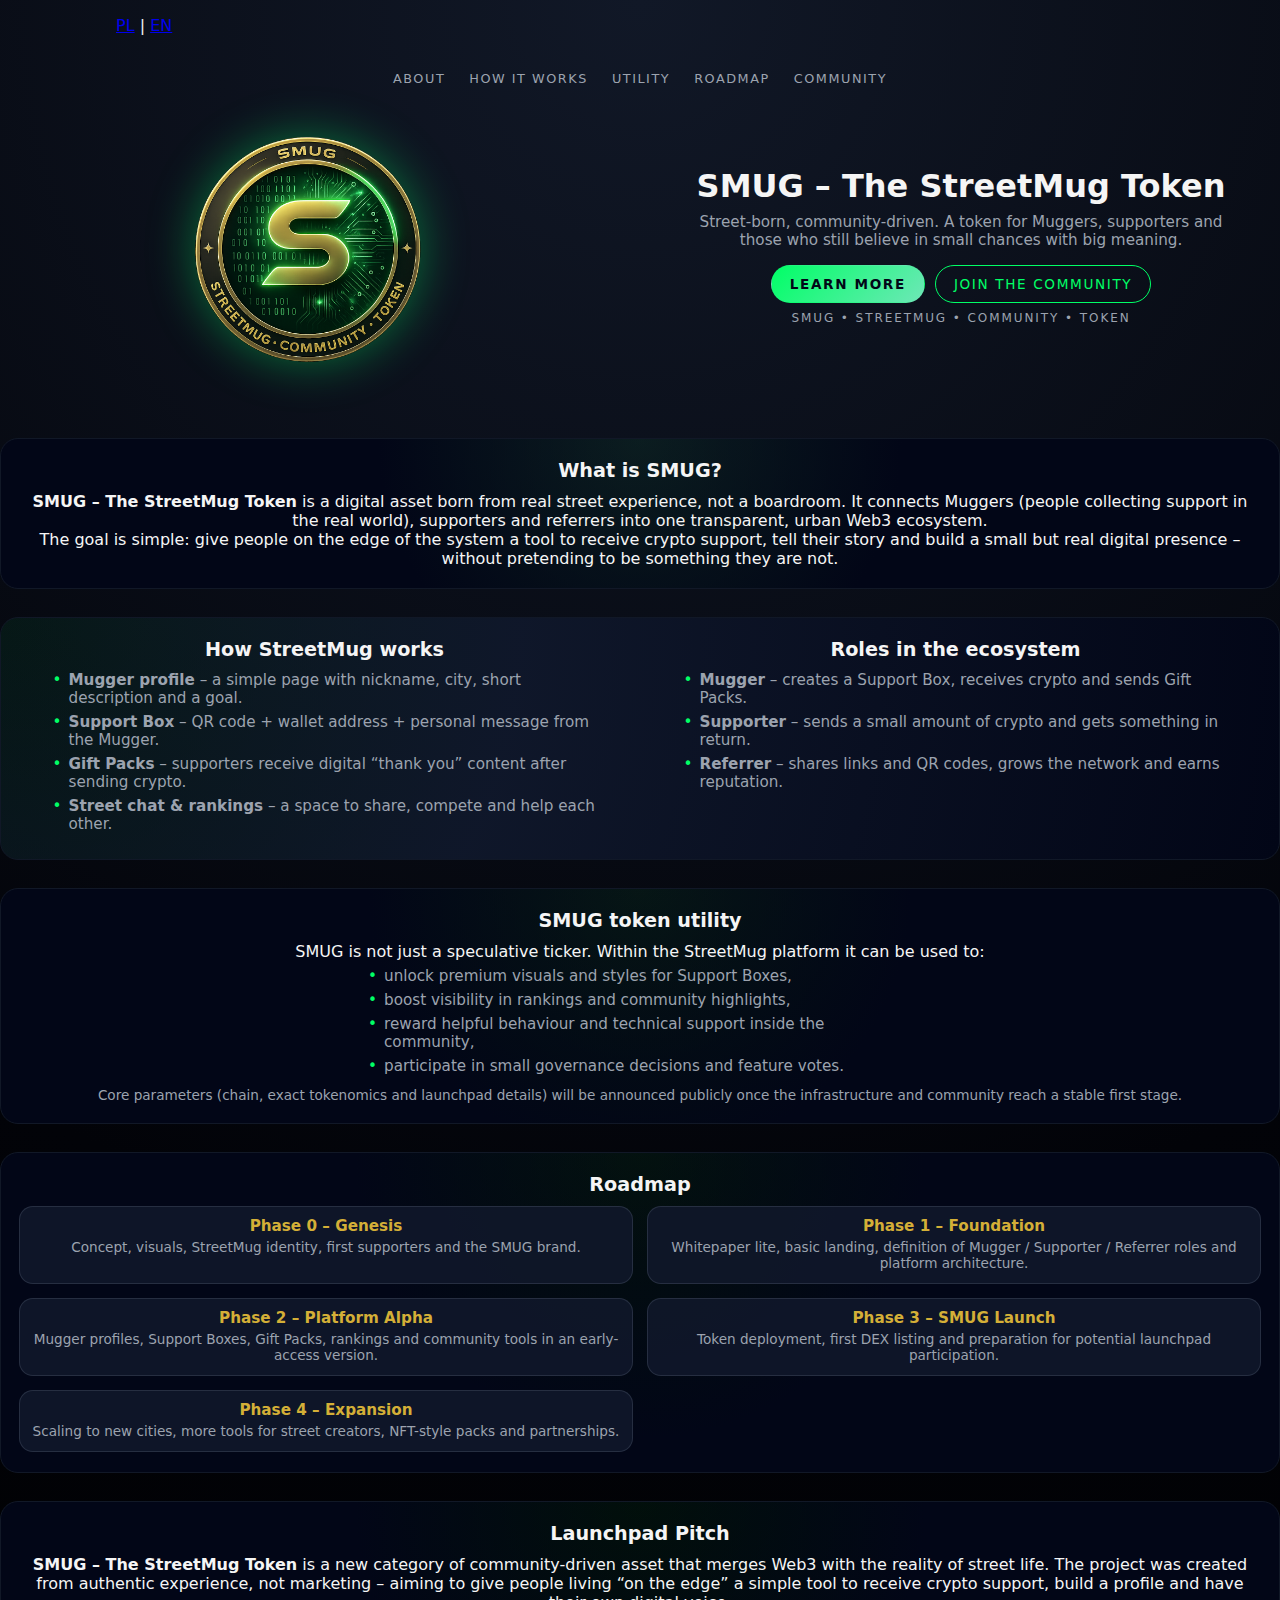
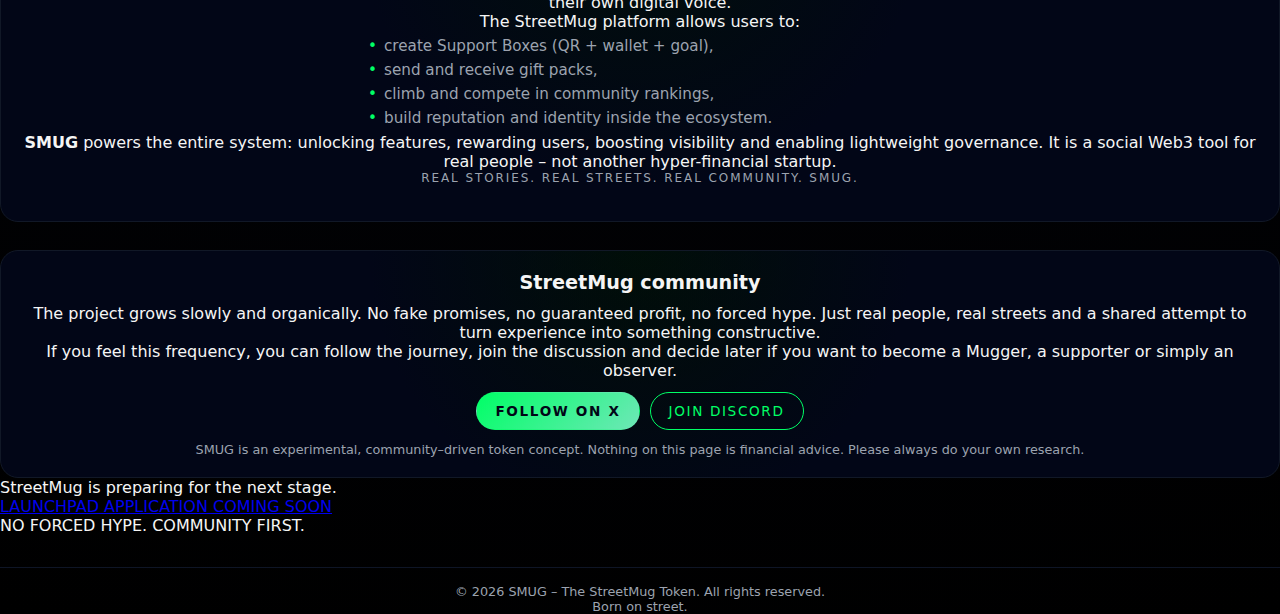
<file: index.html>
<!DOCTYPE html>
<html lang="en">
<head>
  <meta charset="UTF-8" />
  <meta name="viewport" content="width=device-width, initial-scale=1.0" />

   <title>SMUG – The StreetMug Token</title>

  <!-- Favicon – podmień ścieżkę na swój plik -->
  <link rel="icon" type="image/png" href="smug-512.png" />

  <!-- Podłączenie arkusza stylów -->
  <link rel="stylesheet" href="styles.css" />
</head>
<body>
  <!-- Główny kontener strony -->
  <div class="page-wrap">
  <!-- LANGUAGE SWITCH -->
  <div class="lang-switch">
    <a href="index-pl.html">PL</a>
    <span>|</span>
    <a href="index.html" class="active">EN</a>
  </div>
    <!-- Pasek górny z logo tekstowym -->
      </div>
      <nav class="top-bar__nav">
        <a href="#about">About</a>
        <a href="#how">How it works</a>
        <a href="#utility">Utility</a>
        <a href="#roadmap">Roadmap</a>
        <a href="#community">Community</a>
      </nav>
    </header>

    <!-- Sekcja hero z monetą i głównym hasłem -->
    <section class="hero">
      <div class="hero__content">
        <div class="hero__image">
          <!-- Podmień src na swoją monetę SMUG -->
          <img src="smugcoin.png" alt="SMUG – The StreetMug Token" />
        </div>
        <div class="hero__text">
          <h1>SMUG – The StreetMug Token</h1>
          <p class="hero__tagline">
            Street-born, community-driven. A token for Muggers, supporters and
            those who still believe in small chances with big meaning.
          </p>
          <div class="hero__cta">
            <a href="#about" class="btn btn--primary">Learn more</a>
            <a href="#community" class="btn btn--ghost">Join the community</a>
          </div>
          <p class="hero__tagline hero__tagline--small">
            SMUG • STREETMUG • COMMUNITY • TOKEN
          </p>
        </div>
      </div>
    </section>

    <!-- Sekcja: czym jest SMUG -->
    <section id="about" class="section section--card">
      <h2>What is SMUG?</h2>
      <p>
        <strong>SMUG – The StreetMug Token</strong> is a digital asset born
        from real street experience, not a boardroom. It connects Muggers
        (people collecting support in the real world), supporters and
        referrers into one transparent, urban Web3 ecosystem.
      </p>
      <p>
        The goal is simple: give people on the edge of the system a tool to
        receive crypto support, tell their story and build a small but real
        digital presence – without pretending to be something they are not.
      </p>
    </section>

    <!-- Sekcja: jak działa StreetMug + SMUG -->
    <section id="how" class="section section--grid">
      <div class="section__block">
        <h2>How StreetMug works</h2>
        <ul class="bullet-list">
          <li>
            <strong>Mugger profile</strong> – a simple page with nickname,
            city, short description and a goal.
          </li>
          <li>
            <strong>Support Box</strong> – QR code + wallet address +
            personal message from the Mugger.
          </li>
          <li>
            <strong>Gift Packs</strong> – supporters receive digital
            “thank you” content after sending crypto.
          </li>
          <li>
            <strong>Street chat & rankings</strong> – a space to share,
            compete and help each other.
          </li>
        </ul>
      </div>
      <div class="section__block">
        <h2>Roles in the ecosystem</h2>
        <ul class="bullet-list">
          <li>
            <strong>Mugger</strong> – creates a Support Box, receives
            crypto and sends Gift Packs.
          </li>
          <li>
            <strong>Supporter</strong> – sends a small amount of crypto and
            gets something in return.
          </li>
          <li>
            <strong>Referrer</strong> – shares links and QR codes, grows the
            network and earns reputation.
          </li>
        </ul>
      </div>
    </section>

    <!-- Sekcja: utility tokena SMUG -->
    <section id="utility" class="section section--card">
      <h2>SMUG token utility</h2>
      <p>
        SMUG is not just a speculative ticker. Within the StreetMug platform
        it can be used to:
      </p>
      <ul class="bullet-list">
        <li>unlock premium visuals and styles for Support Boxes,</li>
        <li>boost visibility in rankings and community highlights,</li>
        <li>reward helpful behaviour and technical support inside the community,</li>
        <li>participate in small governance decisions and feature votes.</li>
      </ul>
      <p class="note">
        Core parameters (chain, exact tokenomics and launchpad details) will
        be announced publicly once the infrastructure and community reach a
        stable first stage.
      </p>
    </section>

    <!-- Sekcja: roadmap w skrócie -->
    <section id="roadmap" class="section section--card">
      <h2>Roadmap</h2>
      <div class="roadmap">
        <div class="roadmap__item">
          <h3>Phase 0 – Genesis</h3>
          <p>
            Concept, visuals, StreetMug identity, first supporters and the
            SMUG brand.
          </p>
        </div>
        <div class="roadmap__item">
          <h3>Phase 1 – Foundation</h3>
          <p>
            Whitepaper lite, basic landing, definition of Mugger / Supporter /
            Referrer roles and platform architecture.
          </p>
        </div>
        <div class="roadmap__item">
          <h3>Phase 2 – Platform Alpha</h3>
          <p>
            Mugger profiles, Support Boxes, Gift Packs, rankings and community
            tools in an early-access version.
          </p>
        </div>
        <div class="roadmap__item">
          <h3>Phase 3 – SMUG Launch</h3>
          <p>
            Token deployment, first DEX listing and preparation for potential
            launchpad participation.
          </p>
        </div>
        <div class="roadmap__item">
          <h3>Phase 4 – Expansion</h3>
          <p>
            Scaling to new cities, more tools for street creators, NFT-style
            packs and partnerships.
          </p>
        </div>
      </div>
    </section>


<section id="launchpad" class="section section--card">
  <h2>Launchpad Pitch</h2>
  <p>
    <strong>SMUG – The StreetMug Token</strong> is a new category of
    community-driven asset that merges Web3 with the reality of street life.
    The project was created from authentic experience, not marketing – aiming
    to give people living “on the edge” a simple tool to receive crypto
    support, build a profile and have their own digital voice.
  </p>
  
  <p>
    The StreetMug platform allows users to:
  </p>
  
  <ul class="bullet-list">
    <li>create Support Boxes (QR + wallet + goal),</li>
    <li>send and receive gift packs,</li>
    <li>climb and compete in community rankings,</li>
    <li>build reputation and identity inside the ecosystem.</li>
  </ul>
  
  <p>
    <strong>SMUG</strong> powers the entire system: unlocking features,
    rewarding users, boosting visibility and enabling lightweight governance.
    It is a social Web3 tool for real people – not another hyper-financial startup.
  </p>
  
  
  
  <p class="hero__tagline hero__tagline--small">
    Real stories. Real streets. Real community. SMUG.
  </p>
</section>


    <!-- Sekcja: community / social -->
    <section id="community" class="section section--card">
      <h2>StreetMug community</h2>
      <p>
        The project grows slowly and organically. No fake promises, no
        guaranteed profit, no forced hype. Just real people, real streets and
        a shared attempt to turn experience into something constructive.
      </p>
      <p>
        If you feel this frequency, you can follow the journey, join the
        discussion and decide later if you want to become a Mugger, a
        supporter or simply an observer.
      </p>

      <div class="social-buttons">
        <!-- Podmień href na swoje linki, jak będą gotowe -->
        <a href="https://x.com/StreetMug?t=h3yTKbEr8rDPM_d6xMeFCg&s=09" class="btn btn--primary">Follow on X</a>
        <a href="https://discord.gg/HDGMmevqd" class="btn btn--ghost">Join Discord</a>
      </div>

      <p class="disclaimer">
        SMUG is an experimental, community–driven token concept. Nothing on
        this page is financial advice. Please always do your own research.
      </p>
    </section>
    
    
  <div class="cta-card">
  <p class="cta-card__title">StreetMug is preparing for the next stage.</p>
  <a href="#" class="cta-card__button">LAUNCHPAD APPLICATION COMING SOON</a>
  <p class="cta-card__note">NO FORCED HYPE. COMMUNITY FIRST.</p>
</div>

    <!-- Stopka -->
    <footer class="footer">
      <p>© <span id="year"></span> SMUG – The StreetMug Token. All rights reserved.</p>
      <p>Born on street.</p>
    </footer>

  </div>

  <!-- Prosty skrypt tylko do aktualnego roku w stopce (opcjonalny) -->
  <script>
    // Ustawianie bieżącego roku w stopce
    document.getElementById('year').textContent = new Date().getFullYear();
  </script>
</body>
</html>
</file>
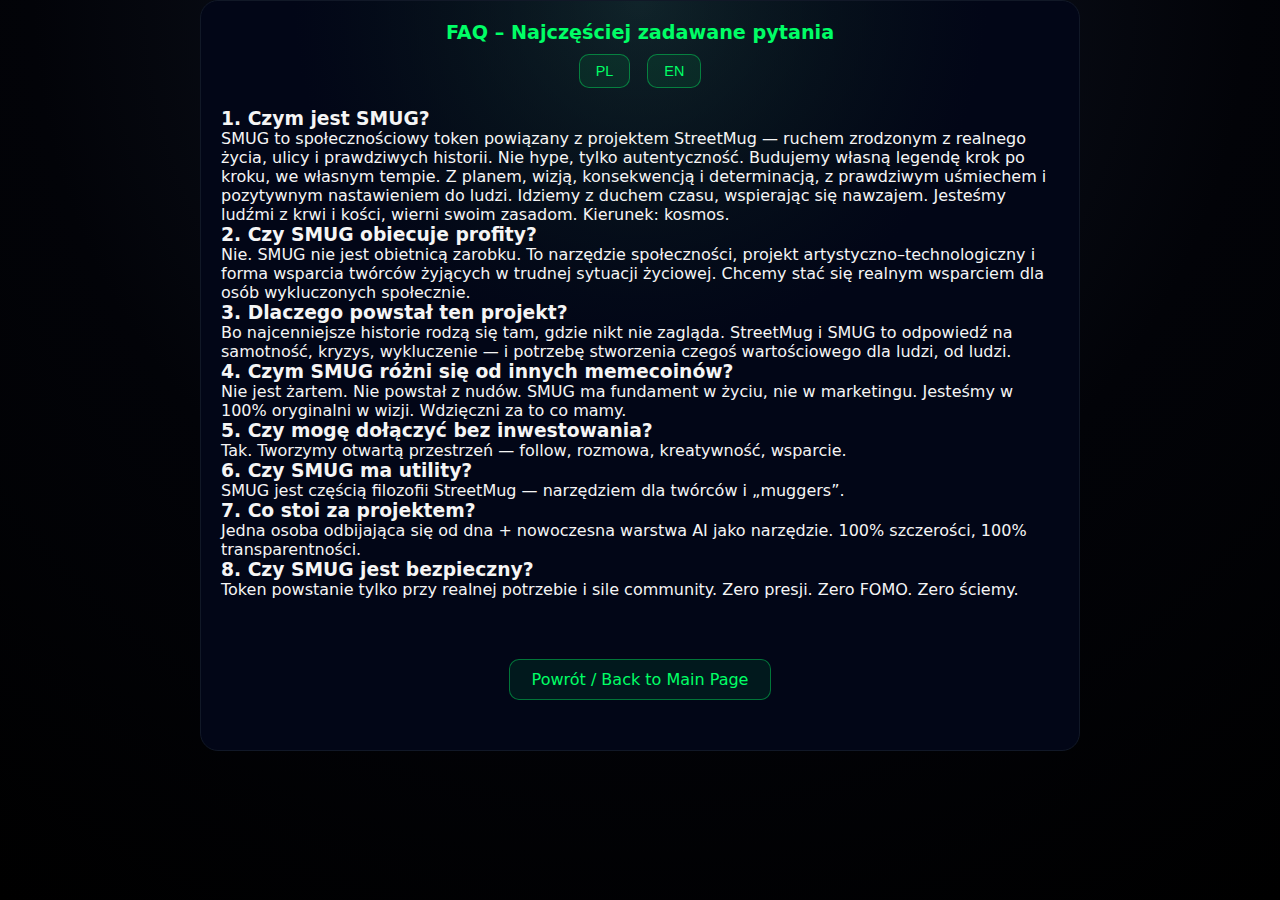
<file: faq.html>
<!DOCTYPE html>
<html lang="pl">
<head>
<meta charset="utf-8" />
<meta name="viewport" content="width=device-width, initial-scale=1" />
<title>SMUG – FAQ</title>
<link rel="stylesheet" href="styles.css" />

<style>
  .faq-page{
    max-width: 880px;
    margin: 0 auto;
    padding: 20px;
    text-align: left;
  }

  .faq-title{
    text-align: center;
    margin-bottom: 20px;
    color: var(--accent-neon);
  }

  .lang-switch{
    text-align: center;
    margin-bottom: 20px;
  }

  .lang-btn{
    display: inline-block;
    margin: 0 6px;
    padding: 8px 16px;
    border-radius: 10px;
    border: 1px solid rgba(0,255,102,0.4);
    background: rgba(0,255,102,0.08);
    color: var(--accent-neon);
    text-decoration: none;
    font-size: 0.9rem;
    transition: 0.25s;
    cursor: pointer;
  }

  .lang-btn:hover{
    background: rgba(0,255,102,0.18);
    box-shadow: 0 0 10px rgba(0,255,102,0.6);
  }

  /* Hidden blocks */
  .hidden{
    display: none;
  }

  /* Back button */
  .back-btn{
    display: inline-block;
    margin: 30px auto;
    padding: 10px 22px;
    border-radius: 10px;
    border: 1px solid rgba(0,255,102,0.4);
    background: rgba(0,255,102,0.08);
    color: var(--accent-neon);
    text-decoration: none;
    font-size: 1rem;
    transition: 0.25s;
  }

  .back-btn:hover{
    background: rgba(0,255,102,0.18);
    box-shadow: 0 0 10px rgba(0,255,102,0.6);
  }
</style>

</head>

<body>

<section id="faq" class="section section--card faq-page">

  <h2 class="faq-title">FAQ – Najczęściej zadawane pytania</h2>

  <!-- LANGUAGE SWITCH -->
  <div class="lang-switch">
    <button class="lang-btn" onclick="showPL()">PL</button>
    <button class="lang-btn" onclick="showEN()">EN</button>
  </div>

  <!-- =======================
       FAQ – POLSKA WERSJA
       ======================= -->
  <div id="faq-pl">

    <div class="faq">
      <div class="faq-item">
        <h3>1. Czym jest SMUG?</h3>
        <p>
          SMUG to społecznościowy token powiązany z projektem StreetMug — ruchem
          zrodzonym z realnego życia, ulicy i prawdziwych historii. Nie hype, tylko
          autentyczność. Budujemy własną legendę krok po kroku, we własnym tempie.
          Z planem, wizją, konsekwencją i determinacją, z prawdziwym uśmiechem i
          pozytywnym nastawieniem do ludzi. Idziemy z duchem czasu, wspierając się 
          nawzajem. Jesteśmy ludźmi z krwi i kości, wierni swoim zasadom. Kierunek: kosmos.
        </p>
      </div>

      <div class="faq-item">
        <h3>2. Czy SMUG obiecuje profity?</h3>
        <p>
          Nie. SMUG nie jest obietnicą zarobku. To narzędzie społeczności, projekt
          artystyczno–technologiczny i forma wsparcia twórców żyjących w trudnej 
          sytuacji życiowej. Chcemy stać się realnym wsparciem dla osób wykluczonych 
          społecznie.
        </p>
      </div>

      <div class="faq-item">
        <h3>3. Dlaczego powstał ten projekt?</h3>
        <p>
          Bo najcenniejsze historie rodzą się tam, gdzie nikt nie zagląda. StreetMug 
          i SMUG to odpowiedź na samotność, kryzys, wykluczenie — i potrzebę stworzenia
          czegoś wartościowego dla ludzi, od ludzi.
        </p>
      </div>

      <div class="faq-item">
        <h3>4. Czym SMUG różni się od innych memecoinów?</h3>
        <p>
          Nie jest żartem. Nie powstał z nudów. SMUG ma fundament w życiu, nie w marketingu.
          Jesteśmy w 100% oryginalni w wizji. Wdzięczni za to co mamy.
        </p>
      </div>

      <div class="faq-item">
        <h3>5. Czy mogę dołączyć bez inwestowania?</h3>
        <p>
          Tak. Tworzymy otwartą przestrzeń — follow, rozmowa, kreatywność, wsparcie.
        </p>
      </div>

      <div class="faq-item">
        <h3>6. Czy SMUG ma utility?</h3>
        <p>
          SMUG jest częścią filozofii StreetMug — narzędziem dla twórców i „muggers”.
        </p>
      </div>

      <div class="faq-item">
        <h3>7. Co stoi za projektem?</h3>
        <p>
          Jedna osoba odbijająca się od dna + nowoczesna warstwa AI jako narzędzie.
          100% szczerości, 100% transparentności.
        </p>
      </div>

      <div class="faq-item">
        <h3>8. Czy SMUG jest bezpieczny?</h3>
        <p>
          Token powstanie tylko przy realnej potrzebie i sile community.  
          Zero presji. Zero FOMO. Zero ściemy.
        </p>
      </div>
    </div>

  </div>

  <!-- =======================
       FAQ – ENGLISH VERSION
       ======================= -->
  <div id="faq-en" class="hidden">

    <div class="faq">

      <div class="faq-item">
        <h3>1. What is SMUG?</h3>
        <p>
          SMUG is a community-driven token tied to the StreetMug project — a movement 
          born from real life, the street, and authentic human stories. No hype. No noise.
          Just truth and direction. We build our legend step by step, in our own rhythm.
        </p>
      </div>

      <div class="faq-item">
        <h3>2. Does SMUG promise profits?</h3>
        <p>
          No. SMUG is not a financial promise.  
          It’s a community tool and artistic–technological project supporting people 
          in difficult life situations.
        </p>
      </div>

      <div class="faq-item">
        <h3>3. Why was this project created?</h3>
        <p>
          Because the most valuable stories are born where no one looks.
          StreetMug and SMUG are answers to loneliness, crisis, exclusion —
          and the need to build something meaningful for people, by people.
        </p>
      </div>

      <div class="faq-item">
        <h3>4. How is SMUG different from other memecoins?</h3>
        <p>
          It’s not a joke. It wasn’t built from boredom.
          SMUG is underground — rooted in real life, not marketing fluff.
        </p>
      </div>

      <div class="faq-item">
        <h3>5. Can I join without investing?</h3>
        <p>
          Yes. Following, sharing, connecting, creating — all of it is part of the movement.
        </p>
      </div>

      <div class="faq-item">
        <h3>6. Does SMUG have utility?</h3>
        <p>
          SMUG is part of the StreetMug philosophy — a tool for creators and “muggers”.
        </p>
      </div>

      <div class="faq-item">
        <h3>7. Who is behind the project?</h3>
        <p>
          One person rising from rock bottom + a modern AI layer used as a tool.
          Brutally honest. 100% transparent.
        </p>
      </div>

      <div class="faq-item">
        <h3>8. Is SMUG safe?</h3>
        <p>
          The token will be created only when there is real community demand.
          No pressure. No FOMO. No manipulation.
        </p>
      </div>

    </div>

  </div>

  <!-- RETURN BUTTON -->
  <div style="text-align:center; margin-top:30px;">
    <a href="index-pl.html" class="back-btn">Powrót / Back to Main Page</a>
  </div>

</section>

<script>
  function showPL(){
    document.getElementById("faq-pl").classList.remove("hidden");
    document.getElementById("faq-en").classList.add("hidden");
  }

  function showEN(){
    document.getElementById("faq-pl").classList.add("hidden");
    document.getElementById("faq-en").classList.remove("hidden");
  }
</script>

</body>
</html>
</file>
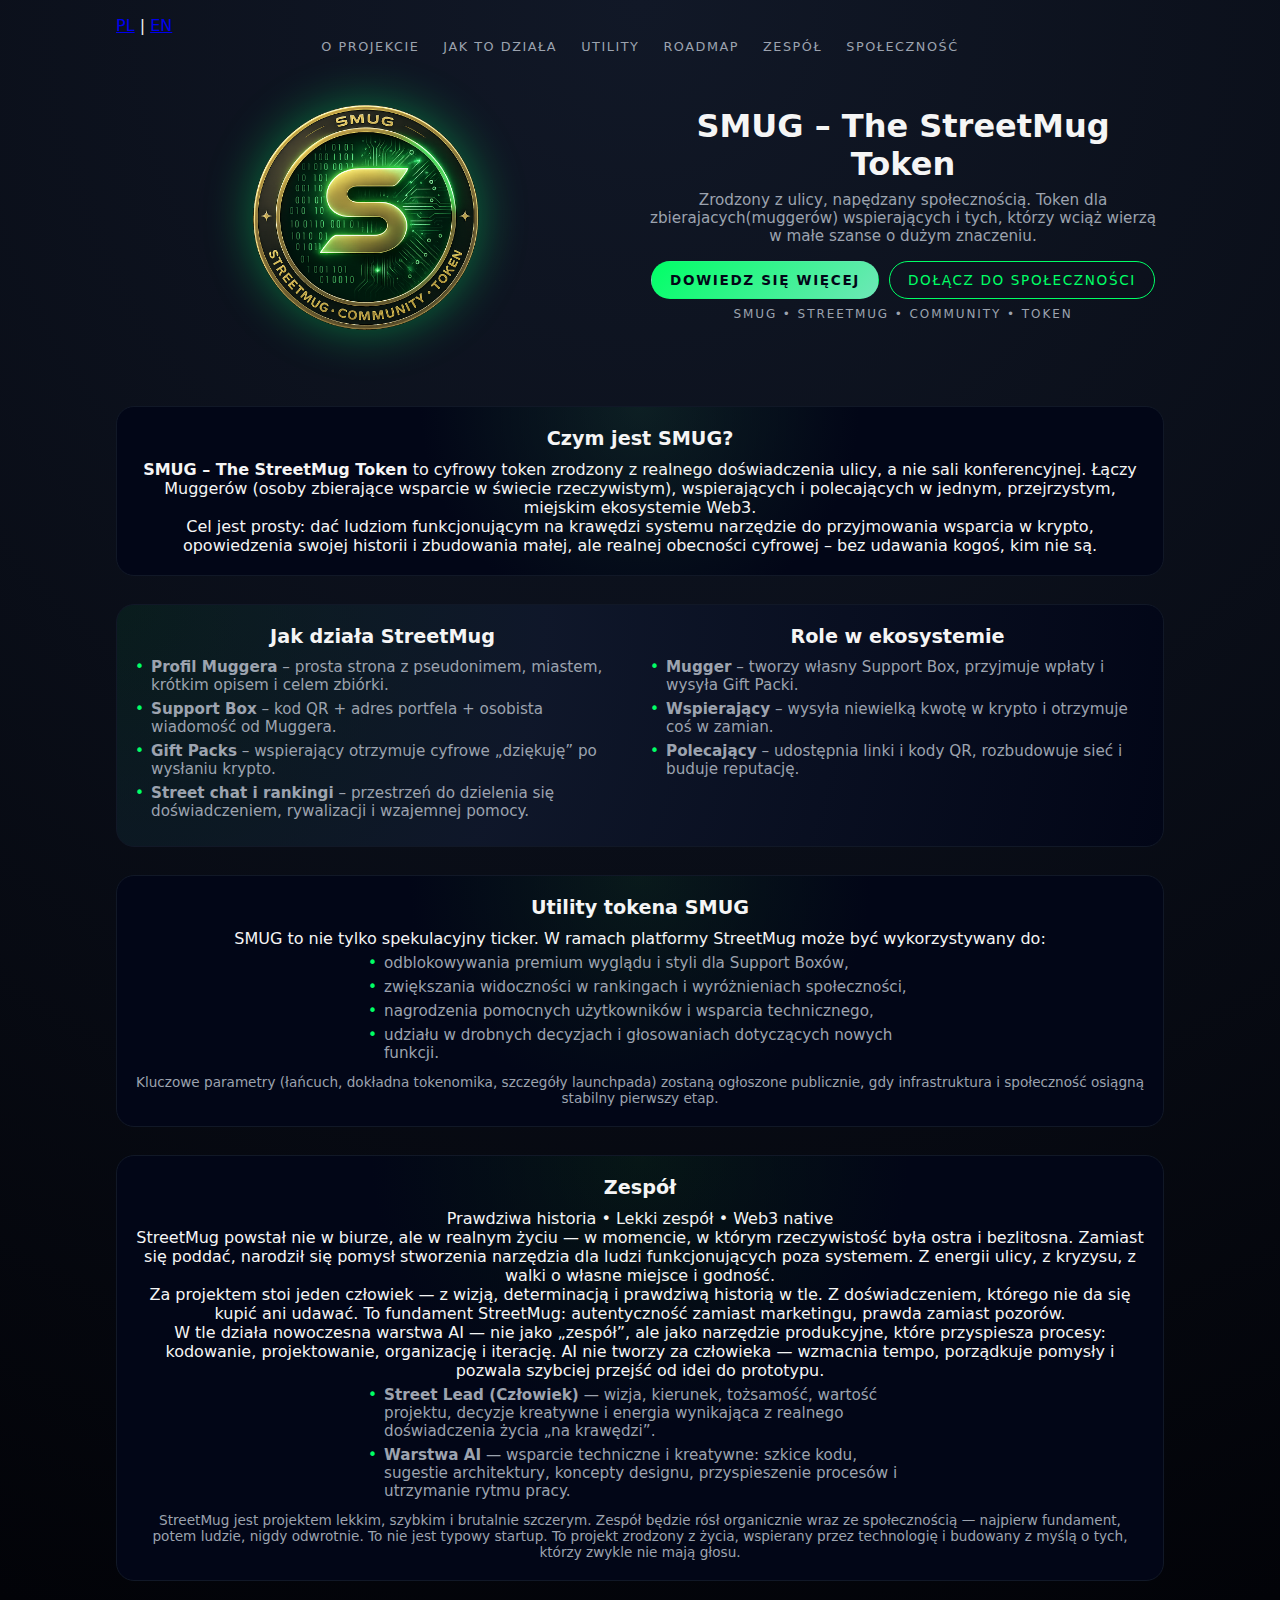
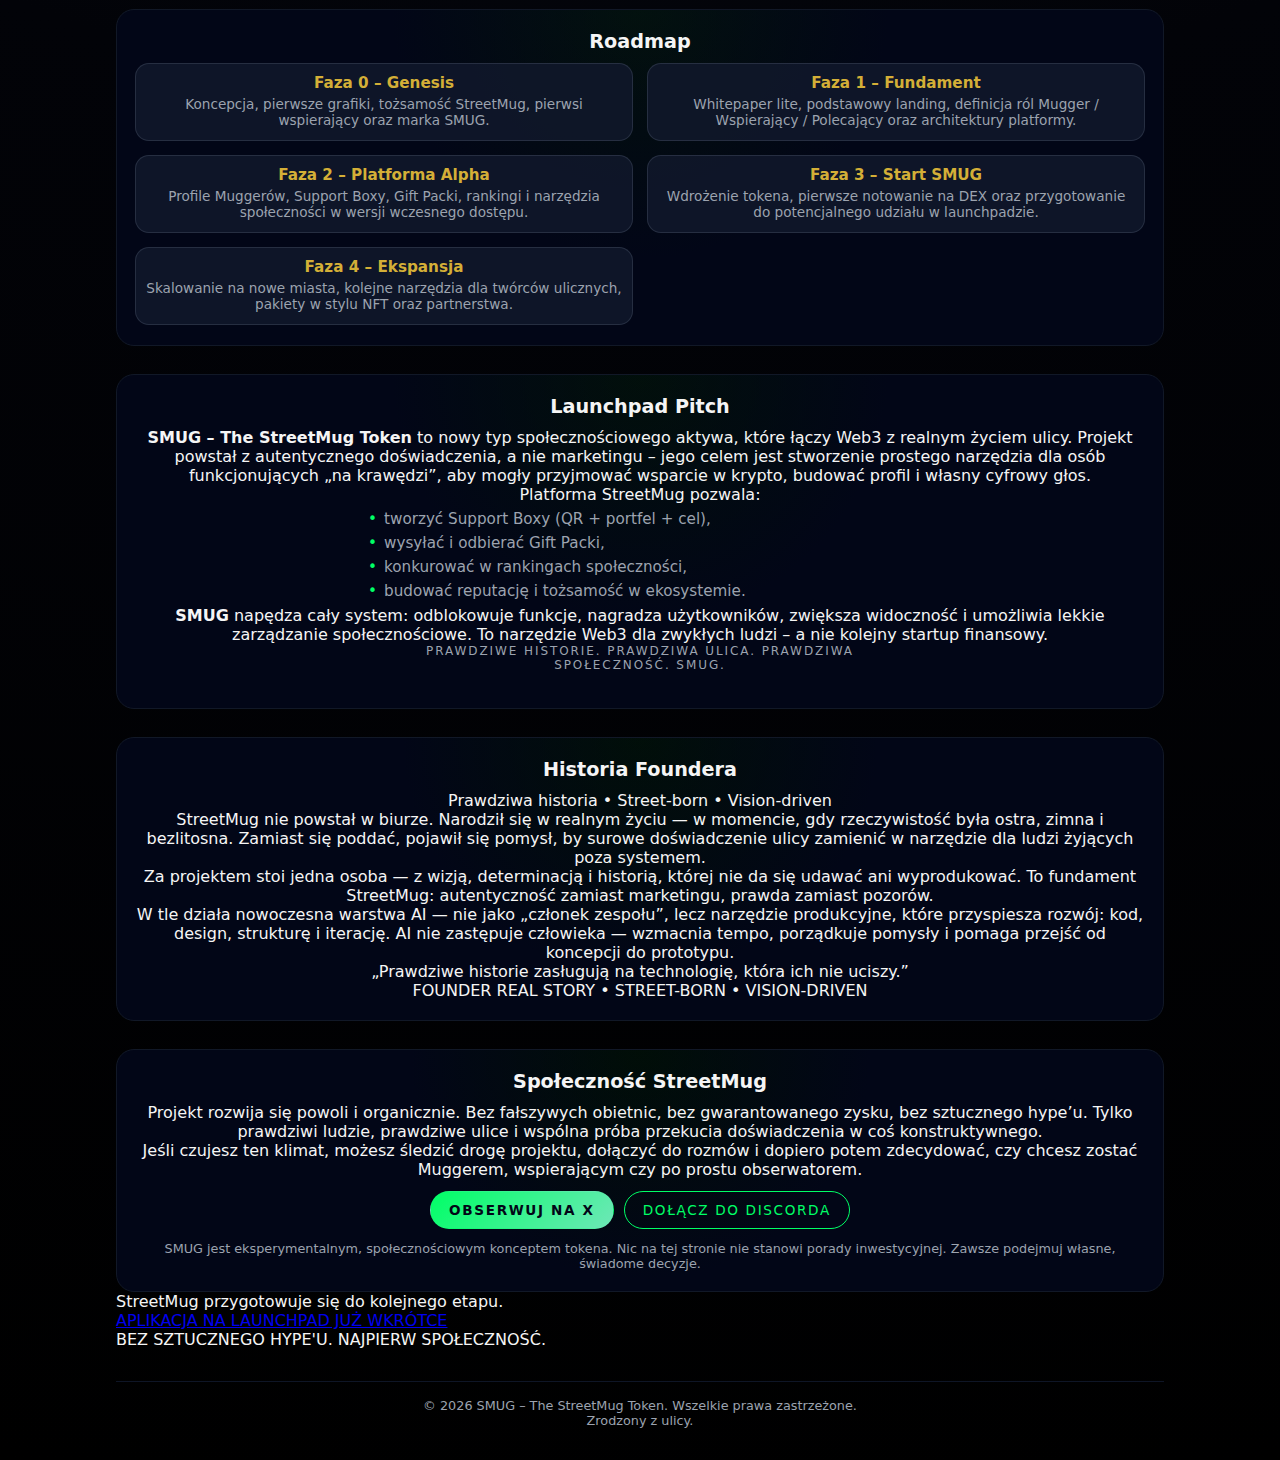
<file: index-pl.html>
<!DOCTYPE html>
<html lang="pl">
<head>
  <meta charset="UTF-8" />
  <meta name="viewport" content="width=device-width, initial-scale=1.0" />
  
  <title>SMUG – The StreetMug Token</title>

  <link rel="icon" type="image/png" href="smug-512.png" />
  <link rel="stylesheet" href="styles.css" />
</head>
<body>
  <div class="page-wrap">

    <!-- LANGUAGE SWITCH -->
    <div class="lang-switch">
      <a href="index-pl.html" class="active">PL</a>
      <span>|</span>
      <a href="index.html">EN</a>
    </div>

    <!-- Pasek górny z nawigacją -->
    <nav class="top-bar__nav">
  <a href="#about">O projekcie</a>
  <a href="#how">Jak to działa</a>
  <a href="#utility">Utility</a>
  <a href="#roadmap">Roadmap</a>
  <a href="#team">Zespół</a>
  <a href="#community">Społeczność</a>
</nav>

    <!-- Hero -->
    <section class="hero">
      <div class="hero__content">
        <div class="hero__image">
          <img src="smugcoin.png" alt="SMUG – The StreetMug Token" />
        </div>
        <div class="hero__text">
          <h1>SMUG – The StreetMug Token</h1>
          <p class="hero__tagline">
            Zrodzony z ulicy, napędzany społecznością. Token dla zbierajacych(muggerów) 
            wspierających i tych, którzy wciąż wierzą w małe szanse o dużym znaczeniu.
          </p>
          <div class="hero__cta">
            <a href="#about" class="btn btn--primary">Dowiedz się więcej</a>
            <a href="#community" class="btn btn--ghost">Dołącz do społeczności</a>
          </div>
          <p class="hero__tagline hero__tagline--small">
            SMUG • STREETMUG • COMMUNITY • TOKEN
          </p>
        </div>
      </div>
    </section>

    <!-- Czym jest SMUG -->
    <section id="about" class="section section--card">
      <h2>Czym jest SMUG?</h2>
      <p>
        <strong>SMUG – The StreetMug Token</strong> to cyfrowy token zrodzony
        z realnego doświadczenia ulicy, a nie sali konferencyjnej. Łączy
        Muggerów (osoby zbierające wsparcie w świecie rzeczywistym),
        wspierających i polecających w jednym, przejrzystym, miejskim
        ekosystemie Web3.
      </p>
      <p>
        Cel jest prosty: dać ludziom funkcjonującym na krawędzi systemu
        narzędzie do przyjmowania wsparcia w krypto, opowiedzenia swojej
        historii i zbudowania małej, ale realnej obecności cyfrowej – bez
        udawania kogoś, kim nie są.
      </p>
    </section>

    <!-- Jak działa StreetMug -->
    <section id="how" class="section section--grid">
      <div class="section__block">
        <h2>Jak działa StreetMug</h2>
        <ul class="bullet-list">
          <li>
            <strong>Profil Muggera</strong> – prosta strona z pseudonimem,
            miastem, krótkim opisem i celem zbiórki.
          </li>
          <li>
            <strong>Support Box</strong> – kod QR + adres portfela +
            osobista wiadomość od Muggera.
          </li>
          <li>
            <strong>Gift Packs</strong> – wspierający otrzymuje cyfrowe
            „dziękuję” po wysłaniu krypto.
          </li>
          <li>
            <strong>Street chat i rankingi</strong> – przestrzeń do dzielenia
            się doświadczeniem, rywalizacji i wzajemnej pomocy.
          </li>
        </ul>
      </div>
      <div class="section__block">
        <h2>Role w ekosystemie</h2>
        <ul class="bullet-list">
          <li>
            <strong>Mugger</strong> – tworzy własny Support Box, przyjmuje
            wpłaty i wysyła Gift Packi.
          </li>
          <li>
            <strong>Wspierający</strong> – wysyła niewielką kwotę w krypto
            i otrzymuje coś w zamian.
          </li>
          <li>
            <strong>Polecający</strong> – udostępnia linki i kody QR,
            rozbudowuje sieć i buduje reputację.
          </li>
        </ul>
      </div>
    </section>

    <!-- Utility -->
    <section id="utility" class="section section--card">
      <h2>Utility tokena SMUG</h2>
      <p>
        SMUG to nie tylko spekulacyjny ticker. W ramach platformy StreetMug
        może być wykorzystywany do:
      </p>
      <ul class="bullet-list">
        <li>odblokowywania premium wyglądu i styli dla Support Boxów,</li>
        <li>zwiększania widoczności w rankingach i wyróżnieniach społeczności,</li>
        <li>nagrodzenia pomocnych użytkowników i wsparcia technicznego,</li>
        <li>udziału w drobnych decyzjach i głosowaniach dotyczących nowych funkcji.</li>
      </ul>
      <p class="note">
        Kluczowe parametry (łańcuch, dokładna tokenomika, szczegóły launchpada)
        zostaną ogłoszone publicznie, gdy infrastruktura i społeczność osiągną
        stabilny pierwszy etap.
      </p>
    </section>


     <!-- Zespol -->
      
      <section id="team" class="section section--card">
  <h2>Zespół</h2>
  <div class="section-tag">
    Prawdziwa historia • Lekki zespół • Web3 native
  </div>
  
  <p>
    StreetMug powstał nie w biurze, ale w realnym życiu — w momencie, w którym
    rzeczywistość była ostra i bezlitosna. Zamiast się poddać, narodził się pomysł
    stworzenia narzędzia dla ludzi funkcjonujących poza systemem. Z energii ulicy,
    z kryzysu, z walki o własne miejsce i godność.
  </p>
  
  <p>
    Za projektem stoi jeden człowiek — z wizją, determinacją i prawdziwą historią
    w tle. Z doświadczeniem, którego nie da się kupić ani udawać. To fundament
    StreetMug: autentyczność zamiast marketingu, prawda zamiast pozorów.
  </p>
  
  <p>
    W tle działa nowoczesna warstwa AI — nie jako „zespół”, ale jako narzędzie
    produkcyjne, które przyspiesza procesy: kodowanie, projektowanie,
    organizację i iterację. AI nie tworzy za człowieka — wzmacnia tempo,
    porządkuje pomysły i pozwala szybciej przejść od idei do prototypu.
  </p>
  
  <ul class="bullet-list">
    <li>
      <strong>Street Lead (Człowiek)</strong> — wizja, kierunek, tożsamość,
      wartość projektu, decyzje kreatywne i energia wynikająca z realnego
      doświadczenia życia „na krawędzi”.
    </li>
    
    <li>
      <strong>Warstwa AI</strong> — wsparcie techniczne i kreatywne: szkice kodu,
      sugestie architektury, koncepty designu, przyspieszenie procesów i
      utrzymanie rytmu pracy.
    </li>
  </ul>
  
  <p class="note">
    StreetMug jest projektem lekkim, szybkim i brutalnie szczerym. Zespół będzie
    rósł organicznie wraz ze społecznością — najpierw fundament, potem ludzie,
    nigdy odwrotnie. To nie jest typowy startup. To projekt zrodzony z życia,
    wspierany przez technologię i budowany z myślą o tych, którzy zwykle nie
    mają głosu.
  </p>
</section>
      
      
      
          <!-- Roadmap -->
    <section id="roadmap" class="section section--card">
      
      
      <h2>Roadmap</h2>
      <div class="roadmap">
        <div class="roadmap__item">
          <h3>Faza 0 – Genesis</h3>
          <p>
            Koncepcja, pierwsze grafiki, tożsamość StreetMug, pierwsi
            wspierający oraz marka SMUG.
          </p>
        </div>
        <div class="roadmap__item">
          <h3>Faza 1 – Fundament</h3>
          <p>
            Whitepaper lite, podstawowy landing, definicja ról
            Mugger / Wspierający / Polecający oraz architektury platformy.
          </p>
        </div>
        <div class="roadmap__item">
          <h3>Faza 2 – Platforma Alpha</h3>
          <p>
            Profile Muggerów, Support Boxy, Gift Packi, rankingi i narzędzia
            społeczności w wersji wczesnego dostępu.
          </p>
        </div>
        <div class="roadmap__item">
          <h3>Faza 3 – Start SMUG</h3>
          <p>
            Wdrożenie tokena, pierwsze notowanie na DEX oraz przygotowanie
            do potencjalnego udziału w launchpadzie.
          </p>
        </div>
        <div class="roadmap__item">
          <h3>Faza 4 – Ekspansja</h3>
          <p>
            Skalowanie na nowe miasta, kolejne narzędzia dla twórców ulicznych,
            pakiety w stylu NFT oraz partnerstwa.
          </p>
        </div>
      </div>
    </section>

    <!-- Launchpad Pitch -->
    <section id="launchpad" class="section section--card">
      <h2>Launchpad Pitch</h2>
      <p>
        <strong>SMUG – The StreetMug Token</strong> to nowy typ
        społecznościowego aktywa, które łączy Web3 z realnym życiem ulicy.
        Projekt powstał z autentycznego doświadczenia, a nie marketingu – jego
        celem jest stworzenie prostego narzędzia dla osób funkcjonujących „na
        krawędzi”, aby mogły przyjmować wsparcie w krypto, budować profil i
        własny cyfrowy głos.
      </p>

      <p>Platforma StreetMug pozwala:</p>

      <ul class="bullet-list">
        <li>tworzyć Support Boxy (QR + portfel + cel),</li>
        <li>wysyłać i odbierać Gift Packi,</li>
        <li>konkurować w rankingach społeczności,</li>
        <li>budować reputację i tożsamość w ekosystemie.</li>
      </ul>

      <p>
        <strong>SMUG</strong> napędza cały system: odblokowuje funkcje,
        nagradza użytkowników, zwiększa widoczność i umożliwia lekkie
        zarządzanie społecznościowe. To narzędzie Web3 dla zwykłych ludzi –
        a nie kolejny startup finansowy.
      </p>

      <p class="hero__tagline hero__tagline--small">
        Prawdziwe historie. Prawdziwa ulica. Prawdziwa społeczność. SMUG.
      </p>
    </section>
    
    
    <section id="founder" class="section section--card founder-section">
  <div class="founder-card">
    <h2>Historia Foundera</h2>
    <div class="section-tag founder-tag">
      Prawdziwa historia • Street-born • Vision-driven
    </div>
    
    <p>
      StreetMug nie powstał w biurze. Narodził się w realnym życiu — w momencie,
      gdy rzeczywistość była ostra, zimna i bezlitosna. Zamiast się poddać, pojawił
      się pomysł, by surowe doświadczenie ulicy zamienić w narzędzie dla ludzi
      żyjących poza systemem.
    </p>
    
    <p>
      Za projektem stoi jedna osoba — z wizją, determinacją i historią, której nie
      da się udawać ani wyprodukować. To fundament StreetMug: autentyczność zamiast
      marketingu, prawda zamiast pozorów.
    </p>
    
    <p>
      W tle działa nowoczesna warstwa AI — nie jako „członek zespołu”, lecz narzędzie
      produkcyjne, które przyspiesza rozwój: kod, design, strukturę i iterację. AI nie
      zastępuje człowieka — wzmacnia tempo, porządkuje pomysły i pomaga przejść od
      koncepcji do prototypu.
    </p>
    
    <p class="vision-line">
      „Prawdziwe historie zasługują na technologię, która ich nie uciszy.”
    </p>
    
    <div class="founder-badge">
      <span class="fb-title">FOUNDER</span>
      <span class="fb-line">REAL STORY • STREET-BORN • VISION-DRIVEN</span>
    </div>
  </div>
</section>
    
    
    

    <!-- Społeczność -->
    <section id="community" class="section section--card">
      <h2>Społeczność StreetMug</h2>
      <p>
        Projekt rozwija się powoli i organicznie. Bez fałszywych obietnic,
        bez gwarantowanego zysku, bez sztucznego hype’u. Tylko prawdziwi ludzie,
        prawdziwe ulice i wspólna próba przekucia doświadczenia w coś
        konstruktywnego.
      </p>
      <p>
        Jeśli czujesz ten klimat, możesz śledzić drogę projektu, dołączyć do
        rozmów i dopiero potem zdecydować, czy chcesz zostać Muggerem,
        wspierającym czy po prostu obserwatorem.
      </p>

      <div class="social-buttons">
        <a href="https://x.com/StreetMug?t=h3yTKbEr8rDPM_d6xMeFCg&s=09" class="btn btn--primary">Obserwuj na X</a>
        <a href="https://discord.gg/HDGMmevqd" class="btn btn--ghost">Dołącz do Discorda</a>
      </div>

      <p class="disclaimer">
        SMUG jest eksperymentalnym, społecznościowym konceptem tokena.
        Nic na tej stronie nie stanowi porady inwestycyjnej. Zawsze
        podejmuj własne, świadome decyzje.
      </p>
    </section>

    <!-- CTA card -->
    <div class="cta-card">
      <p class="cta-card__title">StreetMug przygotowuje się do kolejnego etapu.</p>
      <a href="#" class="cta-card__button">APLIKACJA NA LAUNCHPAD JUŻ WKRÓTCE</a>
      <p class="cta-card__note">BEZ SZTUCZNEGO HYPE'U. NAJPIERW SPOŁECZNOŚĆ.</p>
    </div>

    <!-- Stopka -->
    <footer class="footer">
      <p>© <span id="year"></span> SMUG – The StreetMug Token. Wszelkie prawa zastrzeżone.</p>
      <p>Zrodzony z ulicy.</p>
    </footer>

  </div>

  <script>
    document.getElementById('year').textContent = new Date().getFullYear();
  </script>
</body>
</html>
</file>
<file: styles.css>
/* ===========================
   Kolory bazowe i setup
   =========================== */

:root{
  --bg-main: #050608;        /* główne tło strony */
  --bg-card: #0b0f15;        /* tło sekcji/kart */
  --text-main: #f5f5f5;      /* podstawowy kolor tekstu */
  --text-muted: #9ca3af;     /* delikatny, przygaszony tekst */
  --accent-neon: #00ff66;    /* neonowa zieleń (matrix) */
  --accent-gold: #d4af37;    /* złoty akcent */
  --border-soft: #111827;    /* delikatne obramowania */
}

/* Reset marginesów, podstawowy font */
*{
  box-sizing: border-box;
  margin: 0;
  padding: 0;
}

body{
  min-height: 100vh;
  background: radial-gradient(circle at top, #111827 0, #020308 55%, #000000 100%);
  color: var(--text-main);
  font-family: system-ui, -apple-system, BlinkMacSystemFont, "Segoe UI", sans-serif;
}

/* Kontener główny w środku ekranu */
.page-wrap{
  max-width: 1080px;
  margin: 0 auto;
  padding: 16px 16px 32px;
}

/* ===========================
   Top bar / logo
   =========================== */

.top-bar{
  display: flex;
  flex-direction: column;      /* logo nad menu */
  align-items: center;
  justify-content: center;     /* wyśrodkowanie */
  gap: 14px;                   /* odstęp między logo a navem */
  padding: 8px 4px 16px;
}

/* Logo tekstowe SMUG */
.top-bar__logo{
  display: flex;
  flex-direction: column;
  gap: 2px;
  align-items: center;         /* środek */
  text-align: center;
}

.logo-word{
  font-size: 1.4rem;
  font-weight: 700;
  letter-spacing: 0.18em;
  text-transform: uppercase;
  color: var(--accent-neon);
}

.logo-sub{
  font-size: 0.75rem;
  letter-spacing: 0.18em;
  text-transform: uppercase;
  color: var(--text-muted);
}

/* Prosta nawigacja */
.top-bar__nav{
  display: flex;
  flex-wrap: wrap;
  gap: 12px;
  font-size: 0.8rem;
  justify-content: center;     /* wyśrodkowanie nav */
}

.top-bar__nav a{
  text-decoration: none;
  text-transform: uppercase;
  letter-spacing: 0.12em;
  color: var(--text-muted);
  padding: 4px 6px;
  border-radius: 999px;
  transition: color 0.2s ease, background 0.2s ease;
}

.top-bar__nav a:hover{
  color: var(--accent-neon);
  background: rgba(15, 118, 110, 0.12);
}

/* ===========================
   Hero
   =========================== */

.hero{
  padding: 24px 0 16px;
}

.hero__content{
  display: flex;
  flex-wrap: wrap;
  align-items: center;
  justify-content: center;     /* pełne wyśrodkowanie */
  gap: 24px;
  text-align: center;          /* środkowanie tekstów */
}

/* Obraz monety */
.hero__image{
  flex: 1 1 260px;
  display: flex;
  justify-content: center;
}

.hero__image img{
  max-width: 280px;
  width: 100%;
  height: auto;
  filter: drop-shadow(0 0 24px rgba(0, 255, 102, 0.4));
}

/* Teksty hero */
.hero__text{
  flex: 1 1 280px;
}

.hero__text h1{
  font-size: 2rem;
  margin-bottom: 8px;
}

.hero__tagline{
  font-size: 0.95rem;
  color: var(--text-muted);
  margin-bottom: 16px;
  max-width: 34rem;
  margin-inline: auto;         /* ładne wyśrodkowanie bloku tekstu */
}

.hero__tagline--small{
  font-size: 0.75rem;
  letter-spacing: 0.16em;
  text-transform: uppercase;
}

.hero__cta{
  display: flex;
  flex-wrap: wrap;
  gap: 10px;
  margin-bottom: 8px;
  justify-content: center;      /* przyciski w środku */
}

/* ===========================
   Przyciski
   =========================== */

.btn{
  display: inline-flex;
  align-items: center;
  justify-content: center;
  padding: 10px 18px;
  border-radius: 999px;
  font-size: 0.85rem;
  letter-spacing: 0.12em;
  text-transform: uppercase;
  text-decoration: none;
  cursor: pointer;
  border: 1px solid transparent;
  transition: background 0.2s ease, color 0.2s ease, border 0.2s ease,
              transform 0.1s ease;
}

.btn--primary{
  background: linear-gradient(135deg, var(--accent-neon), #6ee7b7);
  color: #020617;
  font-weight: 600;
}

.btn--primary:hover{
  transform: translateY(-1px);
}

.btn--ghost{
  background: transparent;
  border-color: var(--accent-neon);
  color: var(--accent-neon);
}

.btn--ghost:hover{
  background: rgba(16, 185, 129, 0.08);
}

/* ===========================
   Sekcje
   =========================== */

.section{
  margin-top: 28px;
  padding: 20px 18px;
  border-radius: 18px;
  border: 1px solid var(--border-soft);
  background: radial-gradient(circle at top left, rgba(0, 255, 102, 0.06) 0, rgba(15, 23, 42, 0.98) 40%, #020617 100%);
  text-align: center;          /* nagłówki i akapity na środku */
}

/* Wariant karty – bardziej jednolite tło */
.section--card{
  background: radial-gradient(circle at top, rgba(0, 255, 102, 0.05) 0, #020617 40%, #020617 100%);
}

/* Grid 2-kolumnowy (desktop) */
.section--grid{
  display: grid;
  grid-template-columns: minmax(0,1fr) minmax(0,1fr);
  gap: 20px;
  text-align: center;          /* tytuły i akapity na środku */
}

/* Bloki wewnątrz sekcji grid */
.section__block h2{
  margin-bottom: 8px;
}

/* Tytuły sekcji */
.section h2{
  font-size: 1.2rem;
  margin-bottom: 10px;
}

/* ===========================
   Listy punktowane
   =========================== */

.bullet-list{
  list-style: none;
  margin-top: 6px;
  max-width: 34rem;
  margin-inline: auto;         /* sama lista wyśrodkowana jako blok */
}

.bullet-list li{
  position: relative;
  padding-left: 16px;
  margin-bottom: 6px;
  color: var(--text-muted);
  font-size: 0.95rem;
  text-align: left;            /* tekst w li wyrównany do lewej dla czytelności */
}

.bullet-list li::before{
  content: "•";
  position: absolute;
  left: 0;
  top: 0;
  color: var(--accent-neon);
}

/* Mała notka */
.note{
  margin-top: 12px;
  font-size: 0.85rem;
  color: var(--text-muted);
}

/* ===========================
   Roadmap
   =========================== */

.roadmap{
  display: grid;
  grid-template-columns: minmax(0,1fr) minmax(0,1fr);
  gap: 14px;
  margin-top: 8px;
}

.roadmap__item{
  padding: 10px 10px 12px;
  border-radius: 14px;
  background: rgba(15, 23, 42, 0.9);
  border: 1px solid rgba(148, 163, 184, 0.18);
}

.roadmap__item h3{
  font-size: 0.95rem;
  margin-bottom: 4px;
  color: var(--accent-gold);
}

.roadmap__item p{
  font-size: 0.85rem;
  color: var(--text-muted);
}

/* ===========================
   Community / social
   =========================== */

.social-buttons{
  display: flex;
  flex-wrap: wrap;
  gap: 10px;
  margin: 12px 0;
  justify-content: center;      /* przyciski w środku */
}

.disclaimer{
  margin-top: 8px;
  font-size: 0.8rem;
  color: var(--text-muted);
}

/* ===========================
   Stopka
   =========================== */

.footer{
  margin-top: 32px;
  padding: 16px 8px 0;
  font-size: 0.8rem;
  color: var(--text-muted);
  text-align: center;
  border-top: 1px solid rgba(15, 23, 42, 0.9);
}

/* ===========================
   RWD – telefony
   =========================== */

@media (max-width: 768px){
  .page-wrap{
    padding-inline: 12px;
  }

  .hero__content{
    flex-direction: column;
  }

  .section--grid,
  .roadmap{
    grid-template-columns: minmax(0,1fr);
  }
  
  
  /* ===========================
   Language switch PL/EN
   =========================== */
.lang-switch {
  width: 100%;
  display: flex;
  justify-content: center;
  align-items: center;
  gap: 10px;
  margin-bottom: 12px;
  margin-top: 8px;
  font-size: 0.9rem;
  letter-spacing: 0.08em;
}

.lang-switch a {
  text-decoration: none;
  color: var(--accent-neon);
  font-weight: 600;
  padding: 4px 10px;
  border-radius: 999px;
  transition: background 0.2s ease, color 0.2s ease;
}

.lang-switch span {
  color: var(--text-muted);
}

.lang-switch a:hover {
  background: rgba(0, 255, 102, 0.07);
}

.lang-switch .active {
  background: rgba(0, 255, 102, 0.15);
  color: var(--accent-neon);
}
  
  /* ===========================
   CTA CARD — niezależne, zawsze Na środku
   =========================== */

.cta-card{
  width: 100%;
  max-width: 420px;
  margin: 40px auto;        /* środek na każdej rozdzielczości */
  padding: 20px 24px;
  background: rgba(0,255,102,0.06);
  border: 1px solid rgba(0,255,102,0.25);
  border-radius: 14px;
  text-align: center;       /* ważne */
  box-shadow: 0 0 20px rgba(0,255,102,0.1);
}

.cta-card__title{
  font-size: 1rem;
  margin-bottom: 12px;
  color: #ffffff;
}

.cta-card__button{
  display: inline-block;
  padding: 10px 22px;
  background: linear-gradient(135deg, #00ff66, #66ffcc);
  color: #011;
  text-decoration: none;
  font-size: 0.85rem;
  font-weight: 600;
  border-radius: 999px;
  letter-spacing: 0.12em;
  margin-bottom: 12px;
  text-transform: uppercase;
}

.cta-card__button:hover{
  filter: brightness(1.1);
}

.cta-card__note{
  font-size: 0.75rem;
  color: #8ddaaf;
  text-transform: uppercase;
  letter-spacing: 0.08em;
  opacity: 0.8;
}
  

}
</file>
